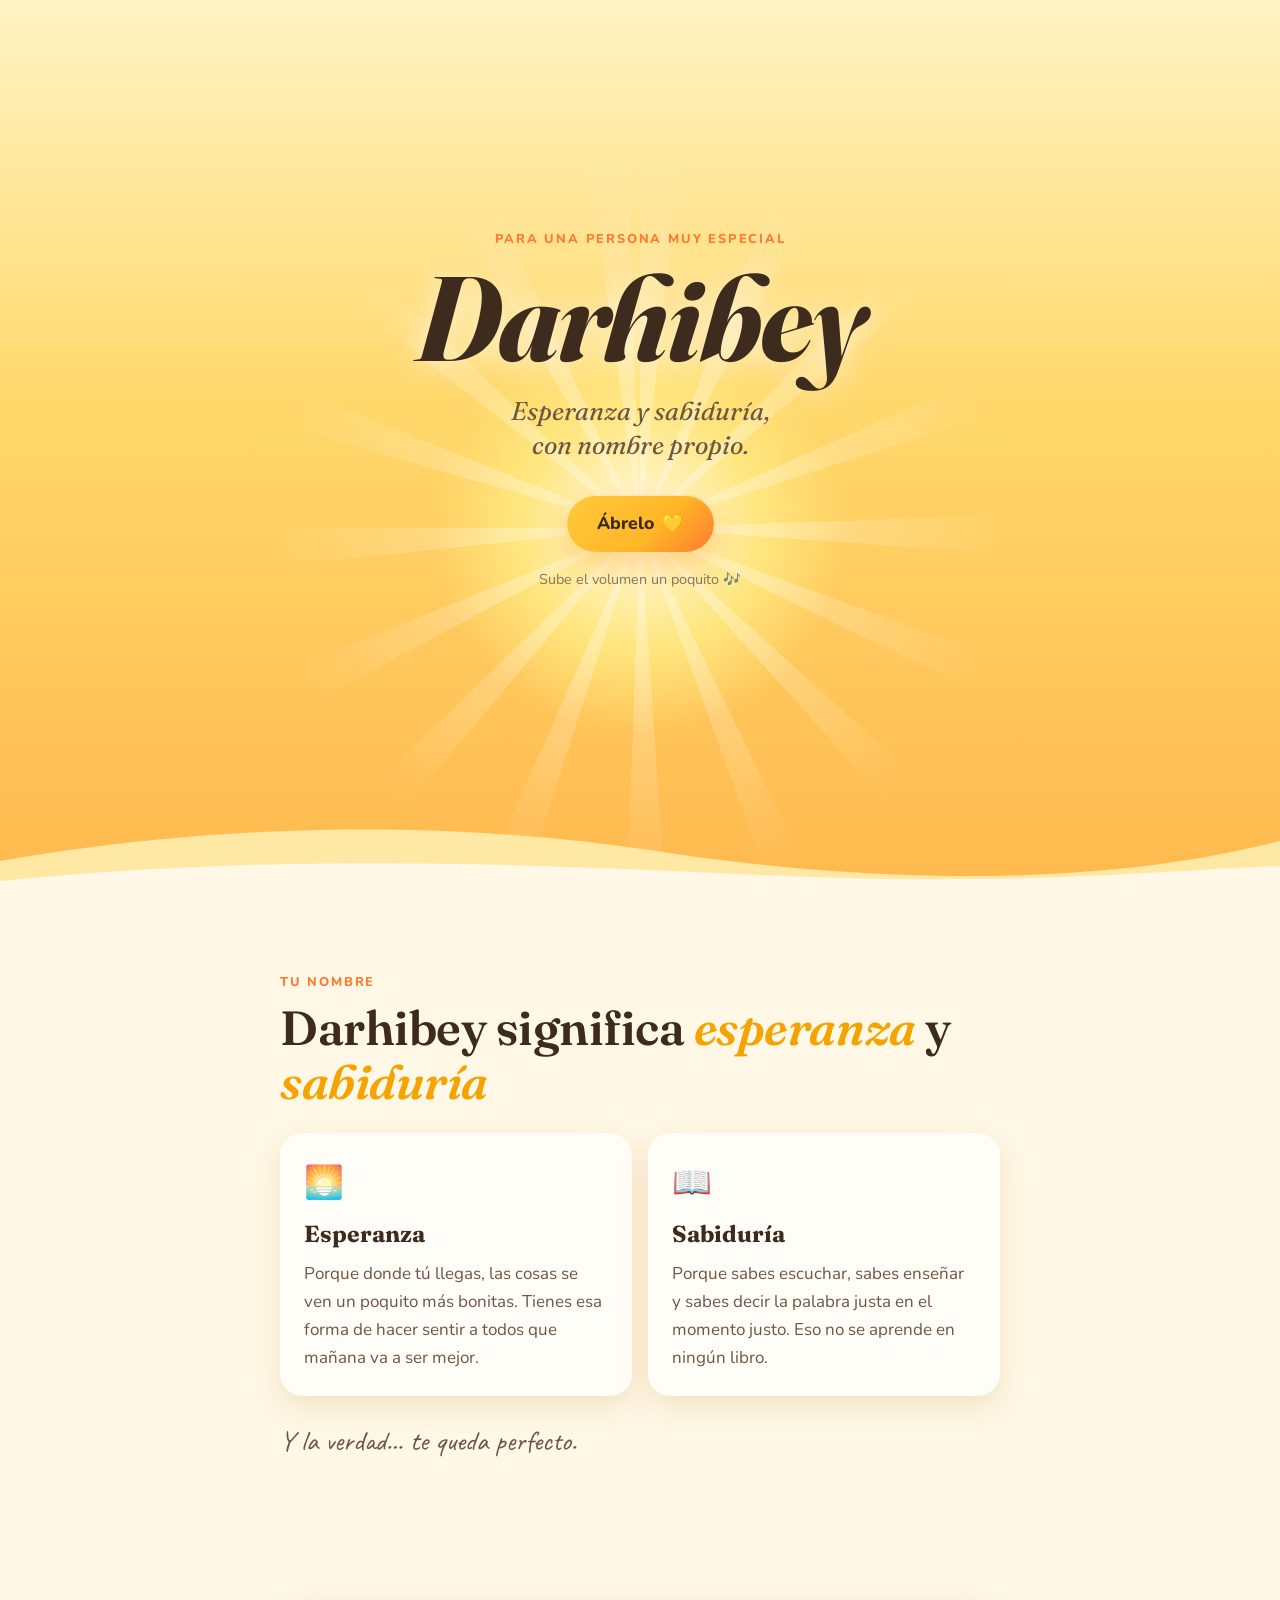
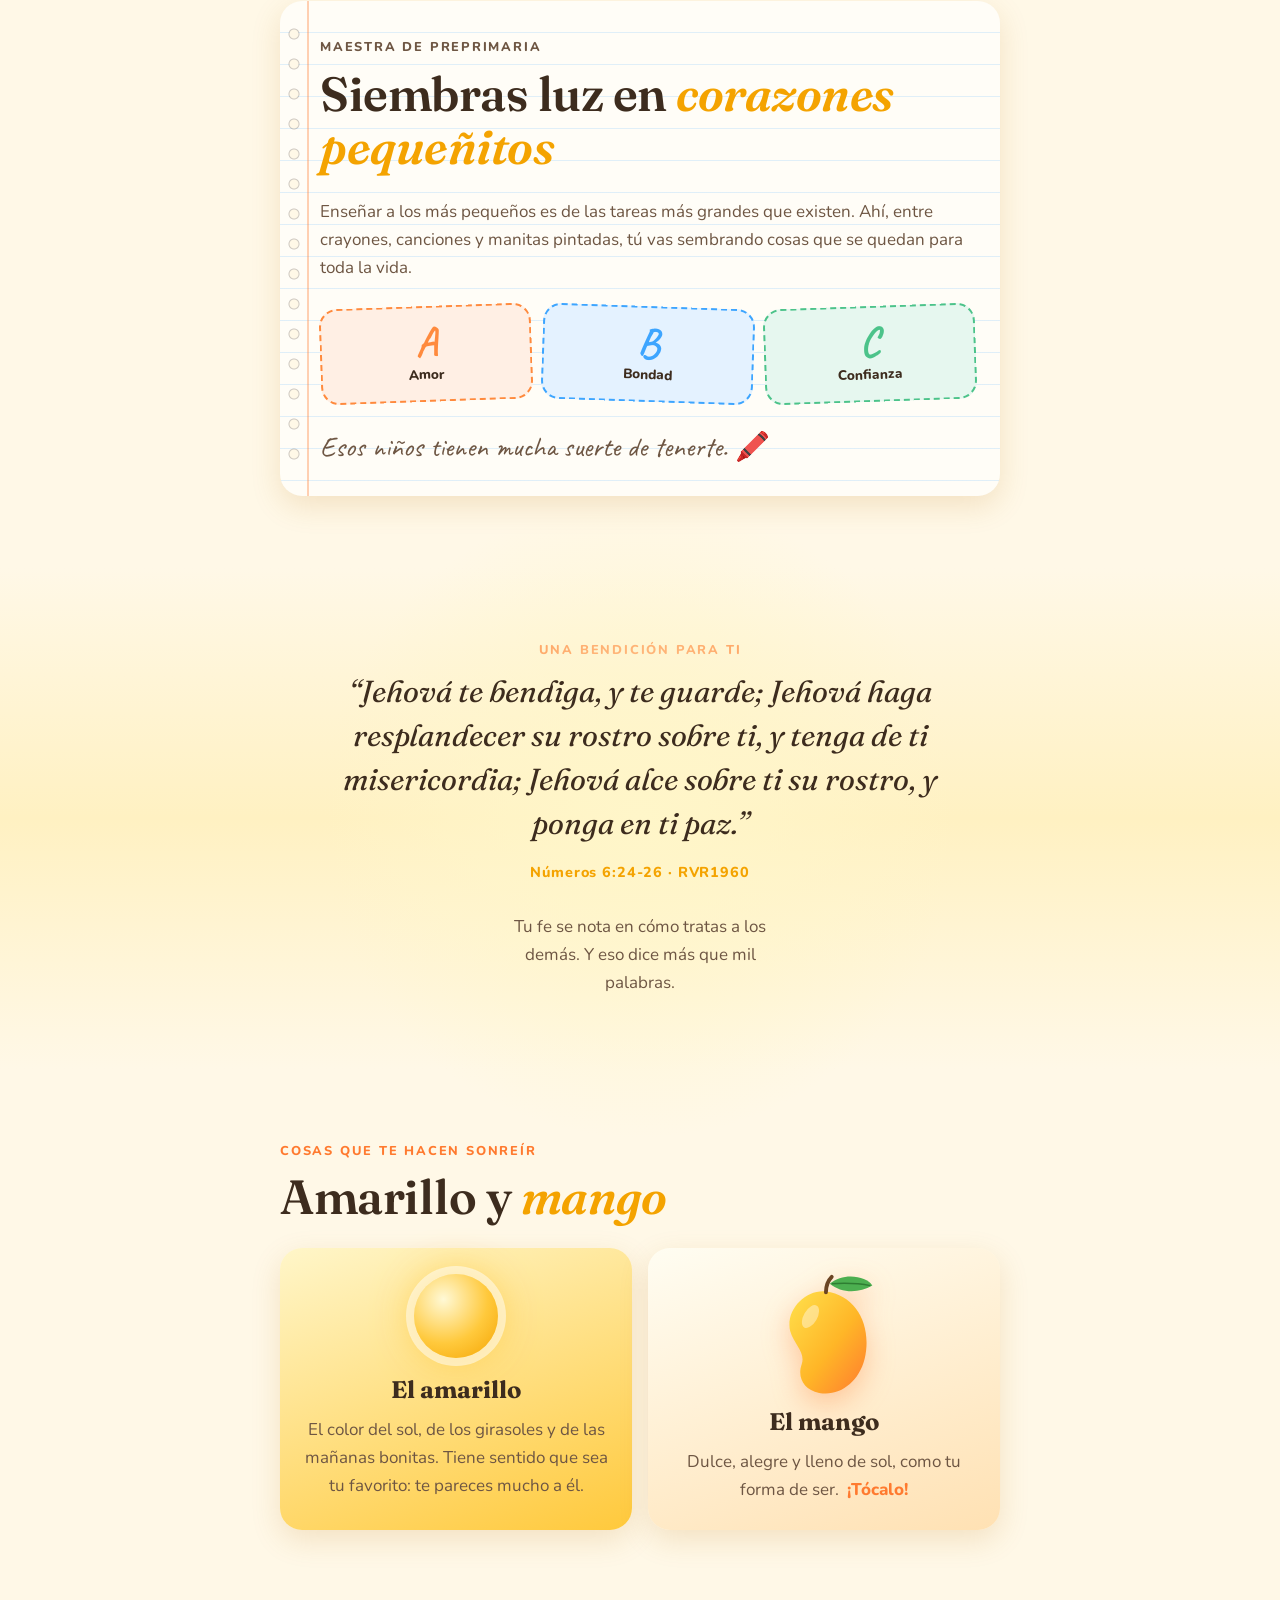
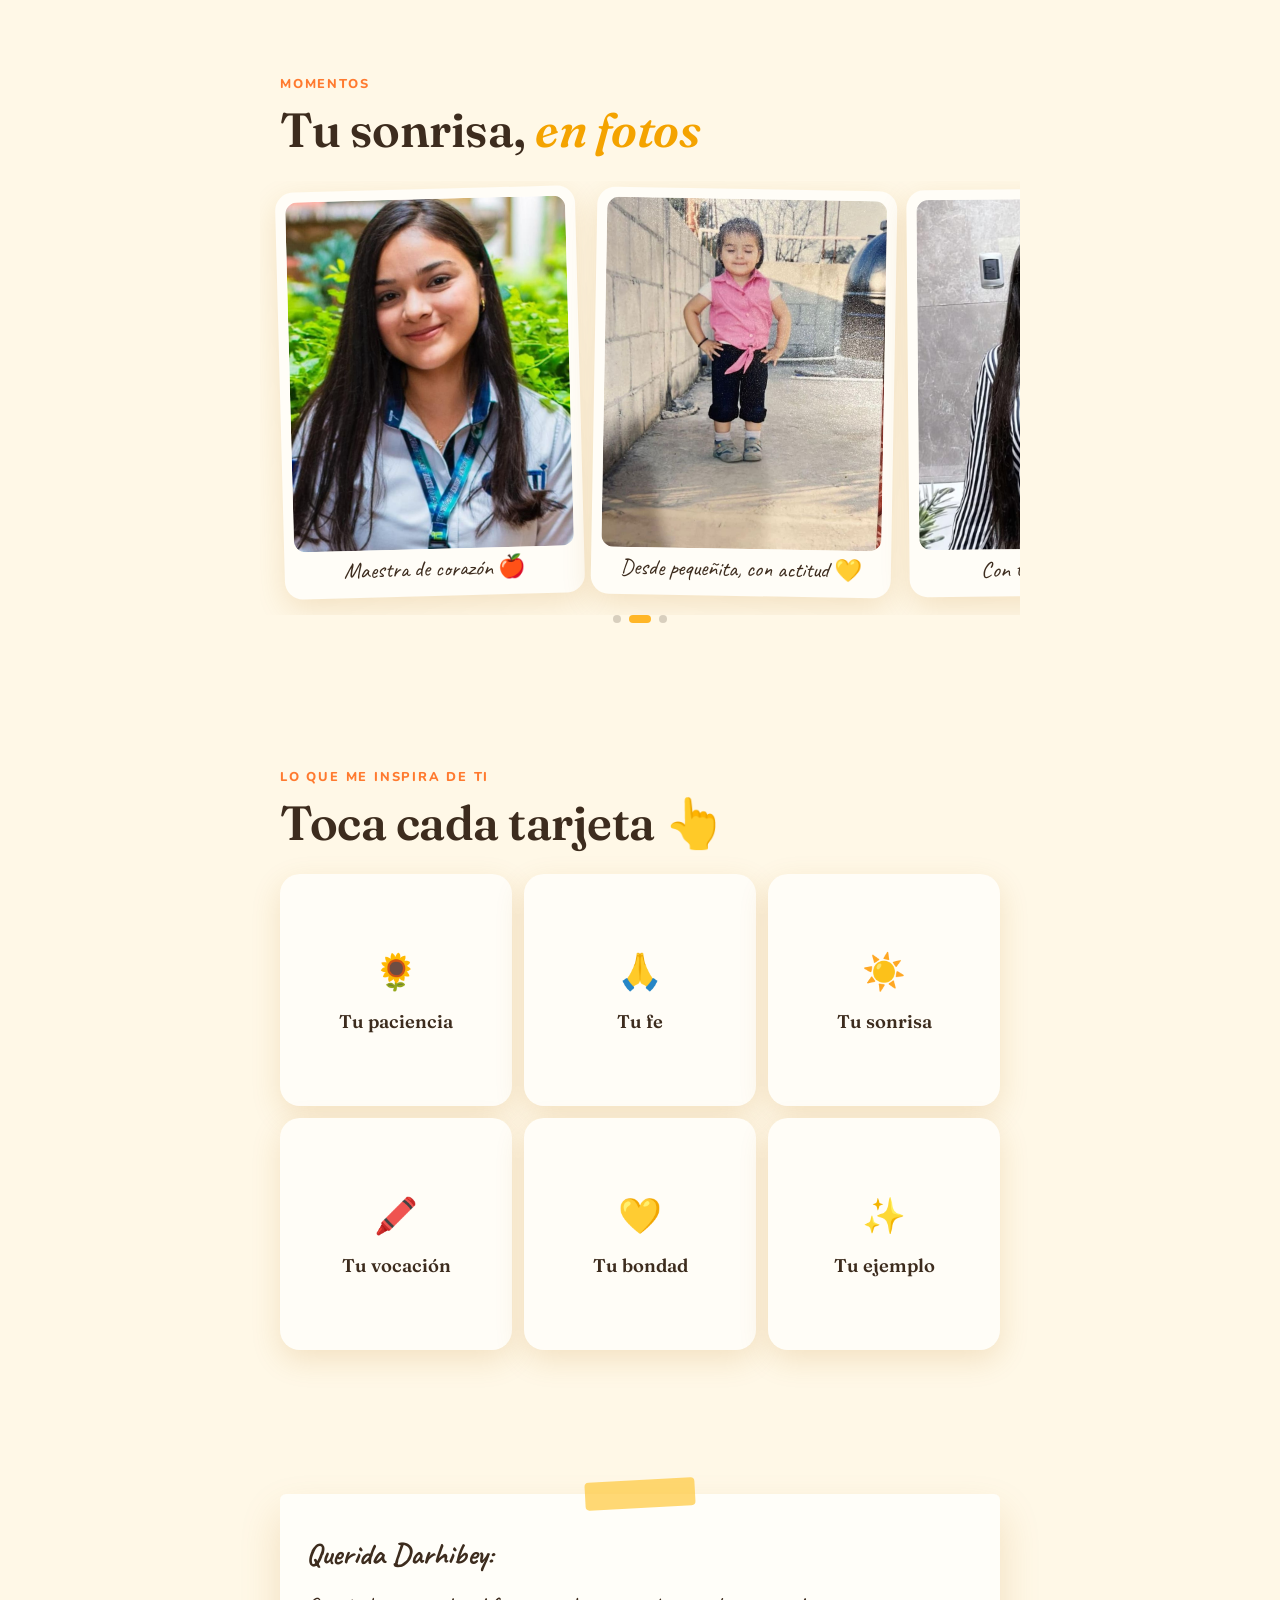
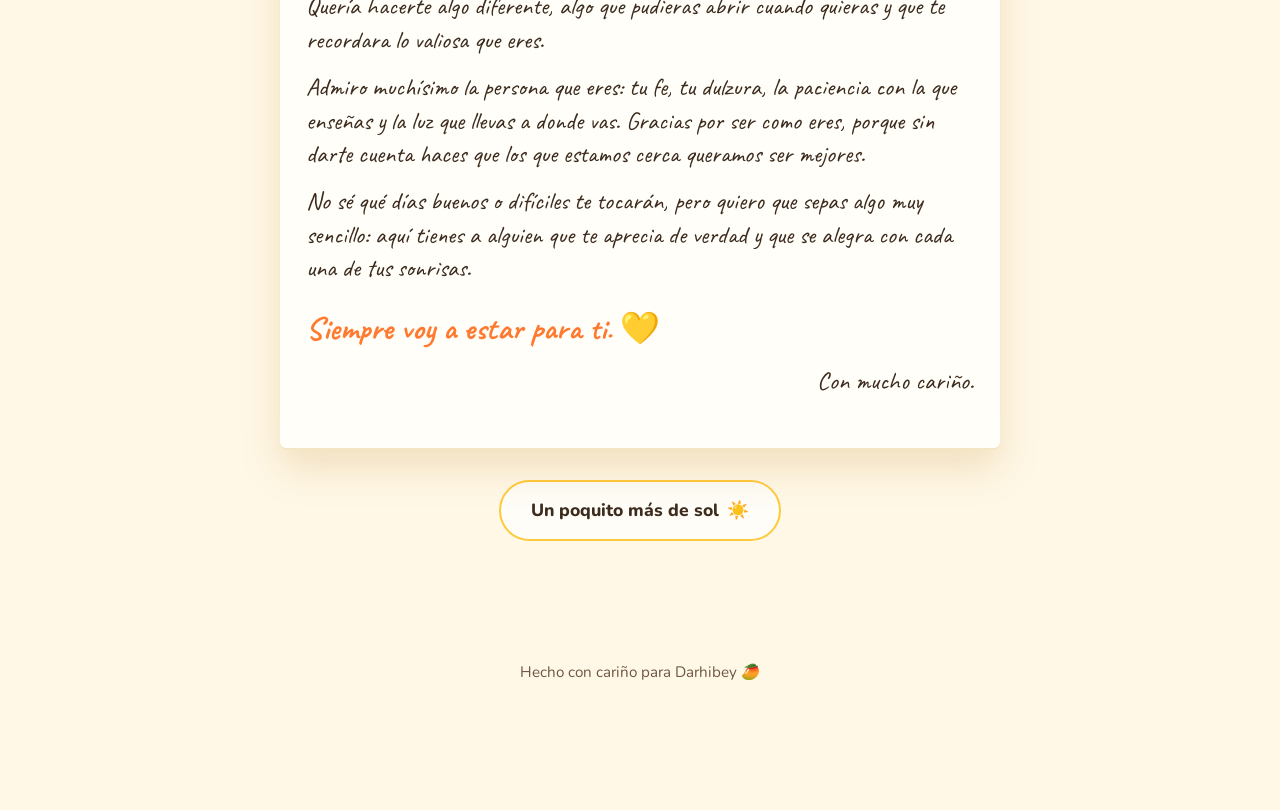
<file: index.html>
<!doctype html>
<html lang="es">
  <head>
    <meta charset="utf-8" />
    <meta name="viewport" content="width=device-width, initial-scale=1, viewport-fit=cover" />
    <title>Darhibey 💛</title>
    <meta name="description" content="Para Darhibey: una maestra que siembra luz, una mujer de fe y una persona que inspira a ser mejor." />
    <link rel="canonical" href="https://darhibey-v2.vercel.app/" />
    <meta name="robots" content="noindex, nofollow, noimageindex" />

    <meta name="theme-color" content="#FFC93C" />
    <meta name="color-scheme" content="light" />
    <meta name="format-detection" content="telephone=no" />
    <meta name="apple-mobile-web-app-capable" content="yes" />
    <meta name="mobile-web-app-capable" content="yes" />
    <meta name="apple-mobile-web-app-status-bar-style" content="default" />
    <meta name="apple-mobile-web-app-title" content="Darhibey" />
    <link rel="apple-touch-icon" href="assets/img/apple-touch-icon.png" />
    <link rel="icon" href="assets/img/favicon.svg" type="image/svg+xml" />
    <link rel="manifest" href="site.webmanifest" />

    <meta property="og:type" content="website" />
    <meta property="og:locale" content="es_ES" />
    <meta property="og:title" content="Para Darhibey 💛" />
    <meta property="og:description" content="Luz, fe, mango y amarillo: un pequeño homenaje a una gran persona." />
    <meta property="og:url" content="https://darhibey-v2.vercel.app/" />
    <meta property="og:image" content="https://darhibey-v2.vercel.app/assets/img/og.jpg" />
    <meta name="twitter:card" content="summary_large_image" />

    <link rel="preconnect" href="https://fonts.googleapis.com" />
    <link rel="preconnect" href="https://fonts.gstatic.com" crossorigin />
    <link
      rel="stylesheet"
      href="https://fonts.googleapis.com/css2?family=Caveat:wght@500;700&family=Fraunces:ital,opsz,wght@0,9..144,600;1,9..144,500;1,9..144,700&family=Nunito:wght@400;600;800&display=swap"
    />
    <link rel="stylesheet" href="css/styles.css" />
  </head>

  <body>
    <a class="skip-link" href="#nombre">Saltar al contenido</a>

    <!-- 1. Portada -->
    <header class="hero" id="inicio">
      <div class="hero__sky" aria-hidden="true">
        <div class="hero__sun">
          <div class="hero__rays"></div>
        </div>
        <div class="sparkles" id="sparkles"></div>
      </div>

      <div class="hero__content">
        <p class="eyebrow">Para una persona muy especial</p>
        <h1 class="hero__name">Darhibey</h1>
        <p class="hero__tagline">Esperanza y sabiduría,<br />con nombre propio.</p>
        <button class="btn btn--primary" id="openGift" type="button">
          Ábrelo <span aria-hidden="true">💛</span>
        </button>
        <p class="hero__hint">Sube el volumen un poquito 🎶</p>
      </div>

      <svg class="hero__hills" viewBox="0 0 390 90" preserveAspectRatio="none" aria-hidden="true">
        <path d="M0 50 C 70 10, 140 10, 200 40 S 330 80, 390 30 L390 90 L0 90 Z" fill="#FFE8A3" />
        <path d="M0 70 C 90 40, 170 55, 240 65 S 350 60, 390 55 L390 90 L0 90 Z" fill="#FFF8E7" />
      </svg>
    </header>

    <main>
      <!-- 2. Su nombre -->
      <section class="section section--name" id="nombre">
        <p class="eyebrow reveal">Tu nombre</p>
        <h2 class="section__title reveal">Darhibey significa <em>esperanza</em> y <em>sabiduría</em></h2>
        <div class="meaning reveal">
          <div class="meaning__item">
            <span class="meaning__icon" aria-hidden="true">🌅</span>
            <h3>Esperanza</h3>
            <p>Porque donde tú llegas, las cosas se ven un poquito más bonitas. Tienes esa forma de hacer sentir a todos que mañana va a ser mejor.</p>
          </div>
          <div class="meaning__item">
            <span class="meaning__icon" aria-hidden="true">📖</span>
            <h3>Sabiduría</h3>
            <p>Porque sabes escuchar, sabes enseñar y sabes decir la palabra justa en el momento justo. Eso no se aprende en ningún libro.</p>
          </div>
        </div>
        <p class="handwritten reveal">Y la verdad… te queda perfecto.</p>
      </section>

      <!-- 3. La maestra -->
      <section class="section section--teacher" id="maestra">
        <div class="notebook reveal">
          <div class="notebook__rings" aria-hidden="true"></div>
          <p class="eyebrow">Maestra de preprimaria</p>
          <h2 class="section__title">Siembras luz en <em>corazones pequeñitos</em></h2>
          <p>
            Enseñar a los más pequeños es de las tareas más grandes que existen. Ahí, entre crayones, canciones y manitas
            pintadas, tú vas sembrando cosas que se quedan para toda la vida.
          </p>
          <ul class="abc" aria-label="Lo que enseñas">
            <li class="abc__item" style="--c: #FF8A3D"><b>A</b><span>Amor</span></li>
            <li class="abc__item" style="--c: #3DA5FF"><b>B</b><span>Bondad</span></li>
            <li class="abc__item" style="--c: #4CC38A"><b>C</b><span>Confianza</span></li>
          </ul>
          <p class="handwritten">Esos niños tienen mucha suerte de tenerte. 🖍️</p>
        </div>
      </section>

      <!-- 4. Su fe -->
      <section class="section section--faith" id="fe">
        <div class="verse reveal">
          <svg class="verse__light" viewBox="0 0 100 100" aria-hidden="true">
            <defs>
              <radialGradient id="glow">
                <stop offset="0" stop-color="#FFF6C9" />
                <stop offset="1" stop-color="#FFF6C9" stop-opacity="0" />
              </radialGradient>
            </defs>
            <circle cx="50" cy="50" r="50" fill="url(#glow)" />
          </svg>
          <p class="eyebrow">Una bendición para ti</p>
          <blockquote>
            <p>
              “Jehová te bendiga, y te guarde; Jehová haga resplandecer su rostro sobre ti, y tenga de ti misericordia;
              Jehová alce sobre ti su rostro, y ponga en ti paz.”
            </p>
            <cite>Números 6:24-26 · RVR1960</cite>
          </blockquote>
          <p class="verse__note">Tu fe se nota en cómo tratas a los demás. Y eso dice más que mil palabras.</p>
        </div>
      </section>

      <!-- 5. Sus favoritos -->
      <section class="section section--favorites" id="favoritos">
        <p class="eyebrow reveal">Cosas que te hacen sonreír</p>
        <h2 class="section__title reveal">Amarillo y <em>mango</em></h2>

        <div class="favorites">
          <article class="fav fav--yellow reveal">
            <div class="fav__swatch" aria-hidden="true"></div>
            <h3>El amarillo</h3>
            <p>El color del sol, de los girasoles y de las mañanas bonitas. Tiene sentido que sea tu favorito: te pareces mucho a él.</p>
          </article>

          <article class="fav fav--mango reveal">
            <button class="mango" id="mangoButton" type="button" aria-label="Tocar el mango para celebrar">
              <svg viewBox="0 0 120 130" aria-hidden="true">
                <defs>
                  <linearGradient id="mangoSkin" x1="0" y1="0" x2="1" y2="1">
                    <stop offset="0" stop-color="#FFE14D" />
                    <stop offset=".55" stop-color="#FFB627" />
                    <stop offset="1" stop-color="#FF7A2F" />
                  </linearGradient>
                </defs>
                <path d="M62 18 C 94 22, 110 54, 102 88 C 96 112, 76 127, 55 123 C 39 120, 32 107, 37 93 C 41 81, 29 73, 25 59 C 20 38, 40 16, 62 18 Z" fill="url(#mangoSkin)" />
                <ellipse cx="46" cy="44" rx="7" ry="13" fill="#fff" opacity=".4" transform="rotate(30 46 44)" />
                <path d="M62 19 C 62 12, 64 7, 68 3" stroke="#6B4423" stroke-width="4" stroke-linecap="round" fill="none" />
                <path d="M66 10 C 80 -2, 104 2, 110 12 C 96 20, 78 20, 66 10 Z" fill="#4CAF50" />
                <path d="M68 10 C 84 9, 98 10, 108 12" stroke="#2E7D32" stroke-width="1.5" fill="none" />
              </svg>
            </button>
            <h3>El mango</h3>
            <p>Dulce, alegre y lleno de sol, como tu forma de ser. <span class="fav__tip">¡Tócalo!</span></p>
          </article>
        </div>
      </section>

      <!-- 6. Galería -->
      <section class="section section--gallery" id="galeria">
        <p class="eyebrow reveal">Momentos</p>
        <h2 class="section__title reveal">Tu sonrisa, <em>en fotos</em></h2>
        <div class="gallery" id="gallery" tabindex="0" aria-label="Galería de fotos, desliza para ver más"></div>
        <div class="gallery__dots" id="galleryDots" aria-hidden="true"></div>
      </section>

      <!-- 7. Lo que me inspira -->
      <section class="section section--reasons" id="inspiras">
        <p class="eyebrow reveal">Lo que me inspira de ti</p>
        <h2 class="section__title reveal">Toca cada tarjeta <span aria-hidden="true">👆</span></h2>

        <ul class="reasons">
          <li class="reveal">
            <button class="card" type="button" aria-pressed="false">
              <span class="card__face card__front"><span aria-hidden="true">🌻</span>Tu paciencia</span>
              <span class="card__face card__back">Esa paciencia infinita con los más pequeños es un regalo que pocos tienen.</span>
            </button>
          </li>
          <li class="reveal">
            <button class="card" type="button" aria-pressed="false">
              <span class="card__face card__front"><span aria-hidden="true">🙏</span>Tu fe</span>
              <span class="card__face card__back">No solo la hablas: la vives. Se nota en tu manera de tratar a todos.</span>
            </button>
          </li>
          <li class="reveal">
            <button class="card" type="button" aria-pressed="false">
              <span class="card__face card__front"><span aria-hidden="true">☀️</span>Tu sonrisa</span>
              <span class="card__face card__back">Tiene la capacidad de arreglarle el día a cualquiera. Incluido el mío.</span>
            </button>
          </li>
          <li class="reveal">
            <button class="card" type="button" aria-pressed="false">
              <span class="card__face card__front"><span aria-hidden="true">🖍️</span>Tu vocación</span>
              <span class="card__face card__back">Enseñas con amor, y eso es lo que los niños nunca olvidan.</span>
            </button>
          </li>
          <li class="reveal">
            <button class="card" type="button" aria-pressed="false">
              <span class="card__face card__front"><span aria-hidden="true">💛</span>Tu bondad</span>
              <span class="card__face card__back">Das sin esperar nada a cambio. El mundo necesita más personas así.</span>
            </button>
          </li>
          <li class="reveal">
            <button class="card" type="button" aria-pressed="false">
              <span class="card__face card__front"><span aria-hidden="true">✨</span>Tu ejemplo</span>
              <span class="card__face card__back">Sin proponértelo, me inspiras a ser una mejor persona cada día.</span>
            </button>
          </li>
        </ul>
      </section>

      <!-- 8. Carta -->
      <section class="section section--letter" id="carta">
        <article class="letter reveal">
          <p class="letter__greeting">Querida Darhibey:</p>
          <p>
            Quería hacerte algo diferente, algo que pudieras abrir cuando quieras y que te recordara lo valiosa que eres.
          </p>
          <p>
            Admiro muchísimo la persona que eres: tu fe, tu dulzura, la paciencia con la que enseñas y la luz que llevas
            a donde vas. Gracias por ser como eres, porque sin darte cuenta haces que los que estamos cerca queramos ser
            mejores.
          </p>
          <p>
            No sé qué días buenos o difíciles te tocarán, pero quiero que sepas algo muy sencillo: aquí tienes a alguien
            que te aprecia de verdad y que se alegra con cada una de tus sonrisas.
          </p>
          <p class="letter__promise">Siempre voy a estar para ti. 💛</p>
          <p class="letter__sign">Con mucho cariño.</p>
        </article>

        <button class="btn btn--ghost" id="celebrate" type="button">Un poquito más de sol <span aria-hidden="true">☀️</span></button>
      </section>
    </main>

    <footer class="footer">
      <p>Hecho con cariño para Darhibey <span aria-hidden="true">🥭</span></p>
    </footer>

    <button class="music" id="musicToggle" type="button" aria-pressed="false" aria-label="Reproducir canción" hidden>
      <span class="music__icon" aria-hidden="true">
        <i></i><i></i><i></i>
      </span>
    </button>
    <audio id="song" src="assets/audio/cancion.mp3" preload="none" loop playsinline></audio>

    <dialog class="lightbox" id="lightbox" aria-label="Foto ampliada">
      <img id="lightboxImage" alt="" />
      <button class="lightbox__close" id="lightboxClose" type="button" aria-label="Cerrar foto">×</button>
    </dialog>

    <div class="confetti" id="confetti" aria-hidden="true"></div>

    <script src="js/main.js" defer></script>
  </body>
</html>
</file>
<file: css/styles.css>
/* ==========================================================
   Darhibey — luz, fe y mango
   Mobile-first, optimizado para iPhone (Safari iOS)
   ========================================================== */

:root {
  --sun: #ffc93c;
  --mango: #ffb627;
  --mango-deep: #ff7a2f;
  --honey: #f4a300;
  --cream: #fff8e7;
  --butter: #ffe8a3;
  --leaf: #4caf50;
  --ink: #3d2c1e;
  --ink-soft: #6e5643;
  --white: #fffdf7;

  --font-title: "Fraunces", Georgia, "Times New Roman", serif;
  --font-hand: "Caveat", "Bradley Hand", cursive;
  --font-body: "Nunito", -apple-system, BlinkMacSystemFont, "Segoe UI", sans-serif;

  --radius: 22px;
  --shadow: 0 10px 30px rgba(180, 110, 0, 0.16);
  --gutter: max(20px, env(safe-area-inset-left), env(safe-area-inset-right));
}

*,
*::before,
*::after {
  box-sizing: border-box;
}

html {
  -webkit-text-size-adjust: 100%;
  text-size-adjust: 100%;
  scroll-behavior: smooth;
}

body {
  margin: 0;
  background: var(--cream);
  color: var(--ink);
  font-family: var(--font-body);
  font-size: 1.0625rem;
  line-height: 1.65;
  -webkit-font-smoothing: antialiased;
  -webkit-tap-highlight-color: transparent;
  overflow-x: hidden;
}

img,
svg {
  display: block;
  max-width: 100%;
}

button {
  font: inherit;
  color: inherit;
  cursor: pointer;
  -webkit-user-select: none;
  user-select: none;
  touch-action: manipulation;
}

em {
  font-style: italic;
  color: var(--honey);
}

:focus-visible {
  outline: 3px solid var(--mango-deep);
  outline-offset: 3px;
  border-radius: 8px;
}

.skip-link {
  position: absolute;
  left: 12px;
  top: -60px;
  z-index: 100;
  padding: 10px 16px;
  border-radius: 999px;
  background: var(--ink);
  color: var(--white);
  text-decoration: none;
}

.skip-link:focus {
  top: calc(12px + env(safe-area-inset-top));
}

/* ---------- Tipografía común ---------- */

.eyebrow {
  margin: 0 0 8px;
  font-size: 0.8rem;
  font-weight: 800;
  letter-spacing: 0.14em;
  text-transform: uppercase;
  color: var(--mango-deep);
}

.section__title {
  margin: 0 0 24px;
  font-family: var(--font-title);
  font-weight: 600;
  font-size: clamp(1.9rem, 8.5vw, 3rem);
  line-height: 1.12;
  letter-spacing: -0.01em;
}

.handwritten {
  margin: 28px 0 0;
  font-family: var(--font-hand);
  font-size: 1.75rem;
  line-height: 1.2;
  color: var(--ink-soft);
}

/* ---------- Botones ---------- */

.btn {
  display: inline-flex;
  align-items: center;
  justify-content: center;
  gap: 8px;
  min-height: 52px;
  padding: 14px 30px;
  border: 0;
  border-radius: 999px;
  font-weight: 800;
  font-size: 1.1rem;
  transition: transform 0.2s ease, box-shadow 0.2s ease;
}

.btn:active {
  transform: scale(0.96);
}

.btn--primary {
  background: linear-gradient(135deg, var(--sun), var(--mango) 60%, var(--mango-deep));
  color: var(--ink);
  box-shadow: 0 12px 30px rgba(255, 140, 0, 0.35), inset 0 1px 0 rgba(255, 255, 255, 0.6);
}

.btn--ghost {
  margin-top: 32px;
  background: var(--white);
  border: 2px solid var(--sun);
  color: var(--ink);
}

/* ==========================================================
   1. Portada
   ========================================================== */

.hero {
  position: relative;
  display: grid;
  place-items: center;
  min-height: 100vh;
  min-height: 100svh;
  padding: calc(40px + env(safe-area-inset-top)) var(--gutter) 120px;
  overflow: hidden;
  text-align: center;
  background: linear-gradient(180deg, #fff3c4 0%, #ffd86b 45%, #ffb84d 100%);
}

.hero__sky {
  position: absolute;
  inset: 0;
  pointer-events: none;
}

.hero__sun {
  position: absolute;
  left: 50%;
  bottom: 18%;
  width: 62vmin;
  height: 62vmin;
  max-width: 420px;
  max-height: 420px;
  transform: translateX(-50%);
  border-radius: 50%;
  background: radial-gradient(circle, #fffbe6 0%, #ffe680 40%, rgba(255, 200, 60, 0) 70%);
  animation: sunrise 2.4s cubic-bezier(0.2, 0.8, 0.2, 1) both;
}

.hero__rays {
  position: absolute;
  inset: -40%;
  border-radius: 50%;
  background: repeating-conic-gradient(from 0deg, rgba(255, 255, 255, 0.28) 0deg 6deg, transparent 6deg 22deg);
  -webkit-mask: radial-gradient(circle, #000 25%, transparent 70%);
  mask: radial-gradient(circle, #000 25%, transparent 70%);
  animation: spin 60s linear infinite;
}

.sparkles span {
  position: absolute;
  width: var(--s, 6px);
  height: var(--s, 6px);
  border-radius: 50%;
  background: #fff;
  box-shadow: 0 0 10px 2px rgba(255, 255, 255, 0.9);
  opacity: 0;
  animation: twinkle var(--d, 4s) ease-in-out var(--delay, 0s) infinite;
}

.hero__content {
  position: relative;
  z-index: 1;
  animation: rise 1.4s 0.4s cubic-bezier(0.2, 0.8, 0.2, 1) both;
}

.hero__name {
  margin: 0;
  font-family: var(--font-title);
  font-style: italic;
  font-weight: 700;
  font-size: clamp(3.6rem, 19vw, 7.5rem);
  line-height: 1;
  letter-spacing: -0.02em;
  color: var(--ink);
  text-shadow: 0 4px 30px rgba(255, 255, 255, 0.7);
}

.hero__tagline {
  margin: 16px 0 32px;
  font-family: var(--font-title);
  font-style: italic;
  font-size: clamp(1.2rem, 5.4vw, 1.6rem);
  line-height: 1.35;
  color: var(--ink-soft);
}

.hero__hint {
  margin: 16px 0 0;
  font-size: 0.9rem;
  color: var(--ink-soft);
  opacity: 0.8;
}

.hero__hills {
  position: absolute;
  left: 0;
  right: 0;
  bottom: -1px;
  width: 100%;
  height: 90px;
}

/* ==========================================================
   Secciones
   ========================================================== */

.section {
  position: relative;
  padding: 72px var(--gutter);
  max-width: 760px;
  margin: 0 auto;
}

/* 2. Nombre */

.meaning {
  display: grid;
  gap: 16px;
}

.meaning__item {
  padding: 24px;
  border-radius: var(--radius);
  background: var(--white);
  box-shadow: var(--shadow);
}

.meaning__icon {
  font-size: 2rem;
}

.meaning__item h3 {
  margin: 6px 0 6px;
  font-family: var(--font-title);
  font-size: 1.45rem;
}

.meaning__item p {
  margin: 0;
  color: var(--ink-soft);
}

/* 3. Maestra */

.notebook {
  position: relative;
  padding: 36px 24px 32px 40px;
  border-radius: var(--radius);
  background-color: var(--white);
  background-image: linear-gradient(90deg, transparent 27px, rgba(255, 122, 47, 0.35) 27px 29px, transparent 29px),
    repeating-linear-gradient(180deg, transparent 0 31px, rgba(61, 165, 255, 0.16) 31px 32px);
  box-shadow: var(--shadow);
}

.notebook__rings {
  position: absolute;
  top: 18px;
  bottom: 18px;
  left: 8px;
  width: 12px;
  background: radial-gradient(circle at 50% 50%, var(--cream) 4px, rgba(61, 44, 30, 0.25) 5px, transparent 6px) 0 0 / 12px 30px repeat-y;
}

.notebook > p {
  color: var(--ink-soft);
}

.abc {
  display: grid;
  grid-template-columns: repeat(3, 1fr);
  gap: 10px;
  margin: 24px 0 0;
  padding: 0;
  list-style: none;
}

.abc__item {
  display: grid;
  place-items: center;
  padding: 14px 4px;
  border-radius: 18px;
  background: color-mix(in srgb, var(--c) 14%, white);
  border: 2px dashed var(--c);
  transform: rotate(-2deg);
}

.abc__item:nth-child(2) {
  transform: rotate(2deg);
}

.abc__item b {
  font-family: var(--font-hand);
  font-size: 2.6rem;
  line-height: 1;
  color: var(--c);
}

.abc__item span {
  font-size: 0.85rem;
  font-weight: 800;
}

/* 4. Fe */

.section--faith {
  max-width: none;
  background: linear-gradient(180deg, var(--cream), #fff1c2 50%, var(--cream));
}

.verse {
  position: relative;
  max-width: 640px;
  margin: 0 auto;
  text-align: center;
}

.verse__light {
  position: absolute;
  left: 50%;
  top: 50%;
  width: 140%;
  transform: translate(-50%, -50%);
  pointer-events: none;
  animation: breathe 6s ease-in-out infinite;
}

.verse blockquote {
  position: relative;
  margin: 0;
}

.verse blockquote p {
  margin: 0;
  font-family: var(--font-title);
  font-style: italic;
  font-size: clamp(1.35rem, 6vw, 1.9rem);
  line-height: 1.45;
}

.verse cite {
  display: block;
  margin-top: 16px;
  font-style: normal;
  font-weight: 800;
  font-size: 0.9rem;
  letter-spacing: 0.06em;
  color: var(--honey);
}

.verse__note {
  position: relative;
  margin: 28px auto 0;
  max-width: 30ch;
  color: var(--ink-soft);
}

/* 5. Favoritos */

.favorites {
  display: grid;
  gap: 16px;
}

.fav {
  padding: 26px 24px;
  border-radius: var(--radius);
  box-shadow: var(--shadow);
  text-align: center;
}

.fav h3 {
  margin: 12px 0 6px;
  font-family: var(--font-title);
  font-size: 1.5rem;
}

.fav p {
  margin: 0;
  color: var(--ink-soft);
}

.fav--yellow {
  background: linear-gradient(160deg, #fff6c9, var(--sun));
}

.fav__swatch {
  width: 84px;
  height: 84px;
  margin: 0 auto;
  border-radius: 50%;
  background: radial-gradient(circle at 35% 30%, #fff9d6, var(--sun) 55%, var(--honey));
  box-shadow: 0 0 0 8px rgba(255, 255, 255, 0.5), 0 0 40px rgba(255, 201, 60, 0.9);
  animation: breathe 4s ease-in-out infinite;
}

.fav--mango {
  background: linear-gradient(160deg, #fffdf2, #ffe1b3);
}

.mango {
  display: block;
  width: 116px;
  height: 116px;
  margin: 0 auto;
  padding: 0;
  border: 0;
  background: none;
  animation: wobble 3.5s ease-in-out infinite;
  filter: drop-shadow(0 10px 14px rgba(255, 122, 47, 0.35));
}

.mango.is-popped {
  animation: pop 0.45s ease;
}

.fav__tip {
  display: inline-block;
  margin-left: 4px;
  font-weight: 800;
  color: var(--mango-deep);
}

/* 6. Galería */

.gallery {
  display: flex;
  gap: 14px;
  margin: 0 calc(var(--gutter) * -1);
  padding: 8px var(--gutter) 20px;
  overflow-x: auto;
  scroll-snap-type: x mandatory;
  scroll-padding-inline: var(--gutter);
  scrollbar-width: none;
  overscroll-behavior-x: contain;
}

.gallery::-webkit-scrollbar {
  display: none;
}

.gallery__item {
  flex: 0 0 78%;
  max-width: 340px;
  margin: 0;
  padding: 10px 10px 14px;
  border: 0;
  border-radius: 18px;
  background: var(--white);
  box-shadow: var(--shadow);
  scroll-snap-align: start;
  transform: rotate(var(--tilt, 0deg));
}

.gallery__item img {
  width: 100%;
  height: auto;
  aspect-ratio: 4 / 5;
  object-fit: cover;
  border-radius: 12px;
  background: var(--butter);
}

.gallery__item figcaption,
.gallery__caption {
  display: block;
  margin-top: 8px;
  font-family: var(--font-hand);
  font-size: 1.4rem;
  line-height: 1.1;
  text-align: center;
}

.gallery__placeholder {
  display: grid;
  place-items: center;
  aspect-ratio: 4 / 5;
  border-radius: 12px;
  background: repeating-linear-gradient(45deg, #fff1c2 0 14px, #ffe8a3 14px 28px);
  font-size: 3rem;
}

.gallery__dots {
  display: flex;
  justify-content: center;
  gap: 8px;
}

.gallery__dots span {
  width: 8px;
  height: 8px;
  border-radius: 999px;
  background: rgba(61, 44, 30, 0.2);
  transition: width 0.3s ease, background 0.3s ease;
}

.gallery__dots span.is-active {
  width: 22px;
  background: var(--mango);
}

/* 7. Tarjetas */

.reasons {
  display: grid;
  grid-template-columns: repeat(2, 1fr);
  gap: 12px;
  margin: 0;
  padding: 0;
  list-style: none;
}

.card {
  position: relative;
  display: block;
  width: 100%;
  aspect-ratio: 1;
  padding: 0;
  border: 0;
  background: none;
  -webkit-perspective: 800px;
  perspective: 800px;
}

.card__face {
  position: absolute;
  inset: 0;
  display: flex;
  flex-direction: column;
  align-items: center;
  justify-content: center;
  gap: 6px;
  padding: 14px;
  border-radius: 20px;
  box-shadow: var(--shadow);
  -webkit-backface-visibility: hidden;
  backface-visibility: hidden;
  transition: transform 0.6s cubic-bezier(0.3, 1.4, 0.5, 1);
}

.card__front {
  background: var(--white);
  font-family: var(--font-title);
  font-weight: 600;
  font-size: 1.15rem;
}

.card__front span {
  font-size: 2.2rem;
}

.card__back {
  background: linear-gradient(150deg, var(--sun), var(--mango));
  font-size: 0.92rem;
  font-weight: 600;
  line-height: 1.35;
  transform: rotateY(180deg);
}

.card[aria-pressed="true"] .card__front {
  transform: rotateY(-180deg);
}

.card[aria-pressed="true"] .card__back {
  transform: rotateY(0deg);
}

/* 8. Carta */

.section--letter {
  text-align: center;
}

.letter {
  position: relative;
  padding: 40px 26px 36px;
  border-radius: 6px;
  background: #fffef9;
  box-shadow: 0 2px 0 #f3e6c4, 0 20px 40px rgba(180, 110, 0, 0.18);
  text-align: left;
  font-family: var(--font-hand);
  font-size: 1.55rem;
  line-height: 1.35;
}

.letter::before {
  content: "";
  position: absolute;
  top: -14px;
  left: 50%;
  width: 110px;
  height: 28px;
  transform: translateX(-50%) rotate(-3deg);
  background: rgba(255, 201, 60, 0.7);
  border-radius: 4px;
}

.letter p {
  margin: 0 0 14px;
}

.letter__greeting {
  font-size: 1.9rem;
  font-weight: 700;
}

.letter__promise {
  margin-top: 22px !important;
  font-size: 2rem;
  font-weight: 700;
  color: var(--mango-deep);
}

.letter__sign {
  text-align: right;
}

/* ---------- Footer ---------- */

.footer {
  padding: 32px var(--gutter) calc(110px + env(safe-area-inset-bottom));
  text-align: center;
  font-size: 0.95rem;
  color: var(--ink-soft);
}

/* ---------- Botón de música ---------- */

.music {
  position: fixed;
  right: max(16px, env(safe-area-inset-right));
  bottom: calc(16px + env(safe-area-inset-bottom));
  z-index: 40;
  display: grid;
  place-items: center;
  width: 56px;
  height: 56px;
  border: 0;
  border-radius: 50%;
  background: var(--ink);
  color: var(--sun);
  box-shadow: 0 10px 24px rgba(61, 44, 30, 0.35);
}

.music[hidden] {
  display: none;
}

.music__icon {
  display: flex;
  align-items: flex-end;
  gap: 3px;
  height: 20px;
}

.music__icon i {
  width: 4px;
  height: 6px;
  border-radius: 2px;
  background: currentColor;
}

.music[aria-pressed="true"] .music__icon i {
  animation: eq 0.9s ease-in-out infinite;
}

.music[aria-pressed="true"] .music__icon i:nth-child(2) {
  animation-delay: 0.2s;
}

.music[aria-pressed="true"] .music__icon i:nth-child(3) {
  animation-delay: 0.4s;
}

/* ---------- Lightbox ---------- */

.lightbox {
  width: 100%;
  max-width: 100%;
  height: 100%;
  max-height: 100%;
  margin: 0;
  padding: calc(16px + env(safe-area-inset-top)) 16px calc(16px + env(safe-area-inset-bottom));
  border: 0;
  background: rgba(30, 20, 10, 0.92);
}

.lightbox[open] {
  display: grid;
  place-items: center;
}

.lightbox::backdrop {
  background: rgba(30, 20, 10, 0.6);
}

.lightbox img {
  width: auto;
  max-height: calc(100vh - 40px - env(safe-area-inset-top) - env(safe-area-inset-bottom));
  max-height: calc(100dvh - 40px - env(safe-area-inset-top) - env(safe-area-inset-bottom));
  border-radius: 14px;
  object-fit: contain;
}

.lightbox__close {
  position: absolute;
  top: calc(12px + env(safe-area-inset-top));
  right: calc(12px + env(safe-area-inset-right));
  width: 48px;
  height: 48px;
  border: 0;
  border-radius: 50%;
  background: rgba(255, 255, 255, 0.92);
  font-size: 1.8rem;
  line-height: 1;
}

/* ---------- Confeti ---------- */

.confetti {
  position: fixed;
  inset: 0;
  z-index: 60;
  overflow: hidden;
  pointer-events: none;
}

.confetti span {
  position: absolute;
  top: 0;
  left: 0;
  will-change: transform, opacity;
}

/* ---------- Aparición al hacer scroll ---------- */

.js .reveal {
  opacity: 0;
  transform: translateY(24px);
  transition: opacity 0.8s ease, transform 0.8s cubic-bezier(0.2, 0.8, 0.2, 1);
}

.js .reveal.is-visible {
  opacity: 1;
  transform: none;
}

/* ---------- Animaciones ---------- */

@keyframes sunrise {
  from {
    transform: translate(-50%, 40%) scale(0.7);
    opacity: 0;
  }
}

@keyframes rise {
  from {
    transform: translateY(30px);
    opacity: 0;
  }
}

@keyframes spin {
  to {
    transform: rotate(360deg);
  }
}

@keyframes twinkle {
  0%,
  100% {
    opacity: 0;
    transform: scale(0.4);
  }
  50% {
    opacity: 1;
    transform: scale(1);
  }
}

@keyframes breathe {
  50% {
    transform: translate(var(--tx, 0), var(--ty, 0)) scale(1.06);
  }
}

.verse__light {
  --tx: -50%;
  --ty: -50%;
}

@keyframes wobble {
  0%,
  100% {
    transform: rotate(-4deg);
  }
  50% {
    transform: rotate(4deg) translateY(-4px);
  }
}

@keyframes pop {
  40% {
    transform: scale(1.25) rotate(-8deg);
  }
}

@keyframes eq {
  50% {
    height: 20px;
  }
}

/* ---------- Pantallas más grandes ---------- */

@media (min-width: 640px) {
  .meaning,
  .favorites {
    grid-template-columns: 1fr 1fr;
  }

  .reasons {
    grid-template-columns: repeat(3, 1fr);
  }

  .gallery__item {
    flex-basis: 300px;
  }
}

/* ---------- Accesibilidad: menos movimiento ---------- */

@media (prefers-reduced-motion: reduce) {
  html {
    scroll-behavior: auto;
  }

  *,
  *::before,
  *::after {
    animation-duration: 0.01ms !important;
    animation-iteration-count: 1 !important;
    transition-duration: 0.01ms !important;
  }

  .js .reveal {
    opacity: 1;
    transform: none;
  }
}
</file>
